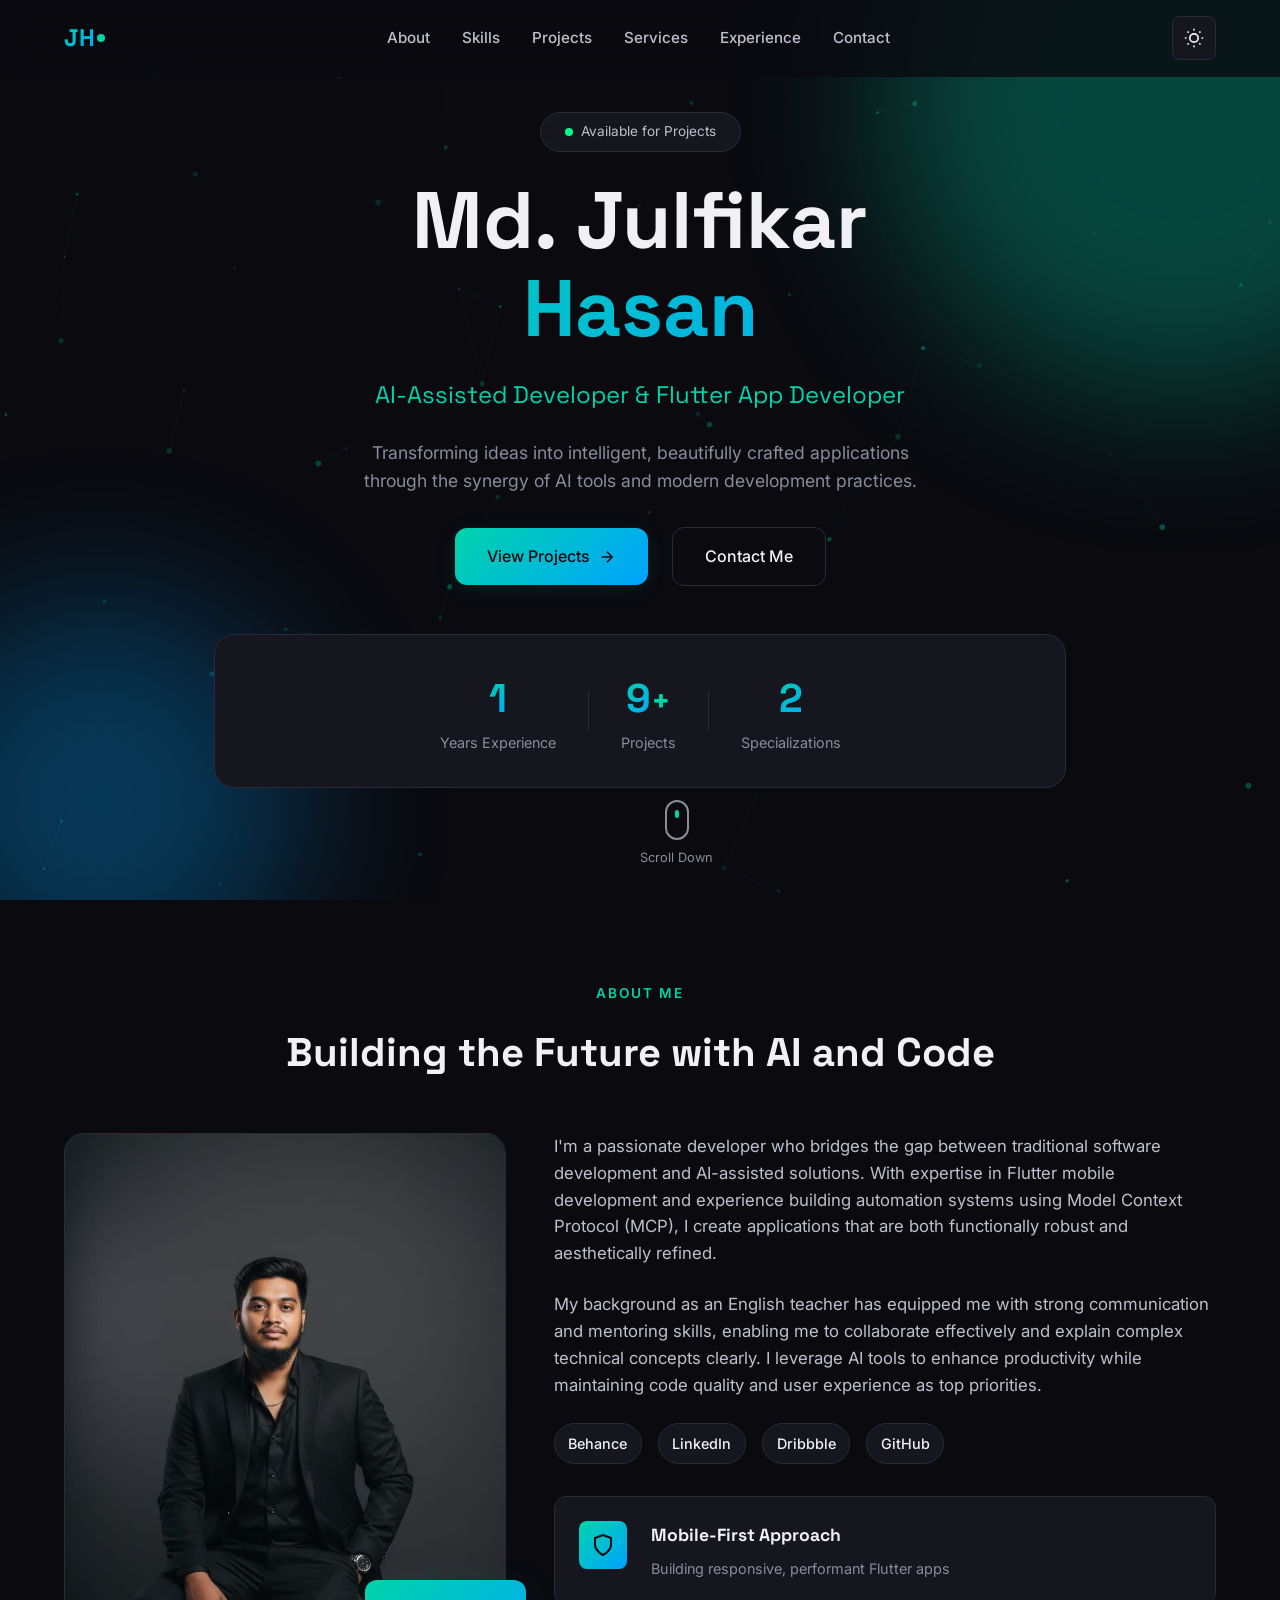
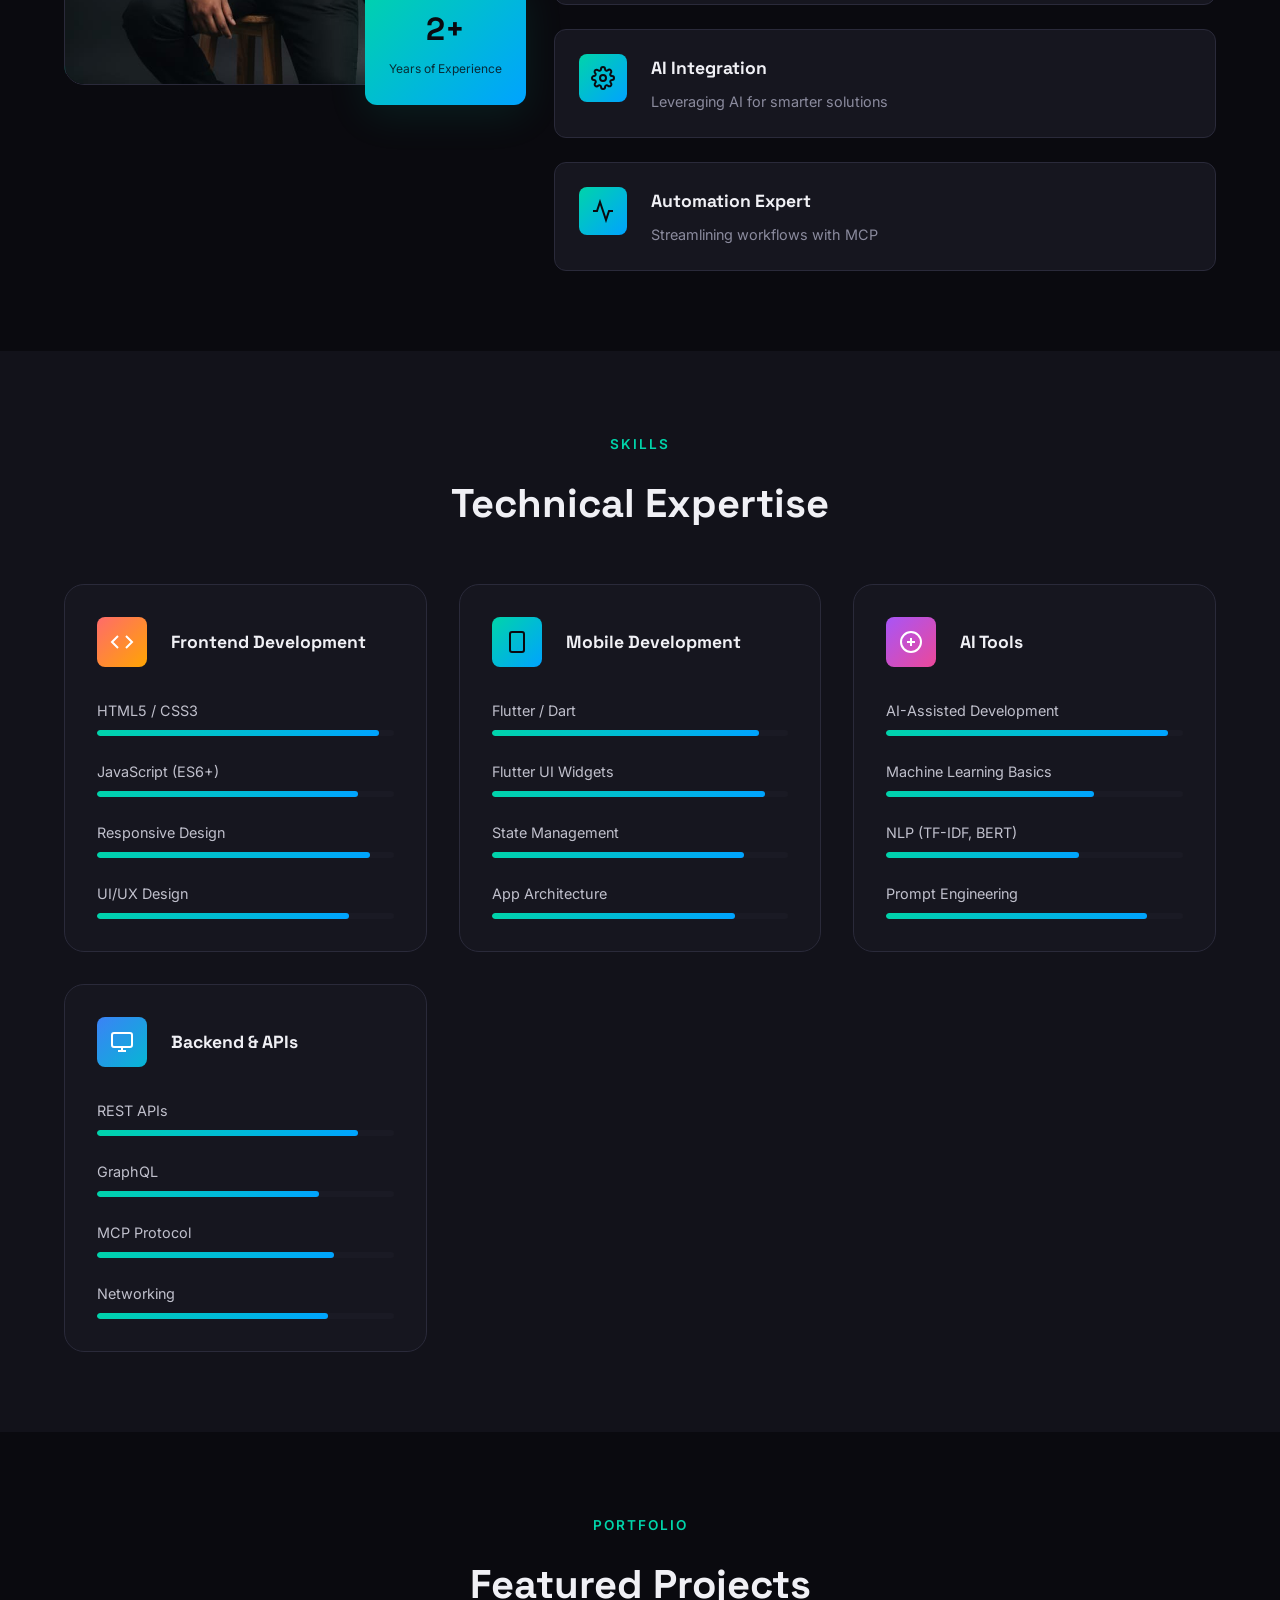
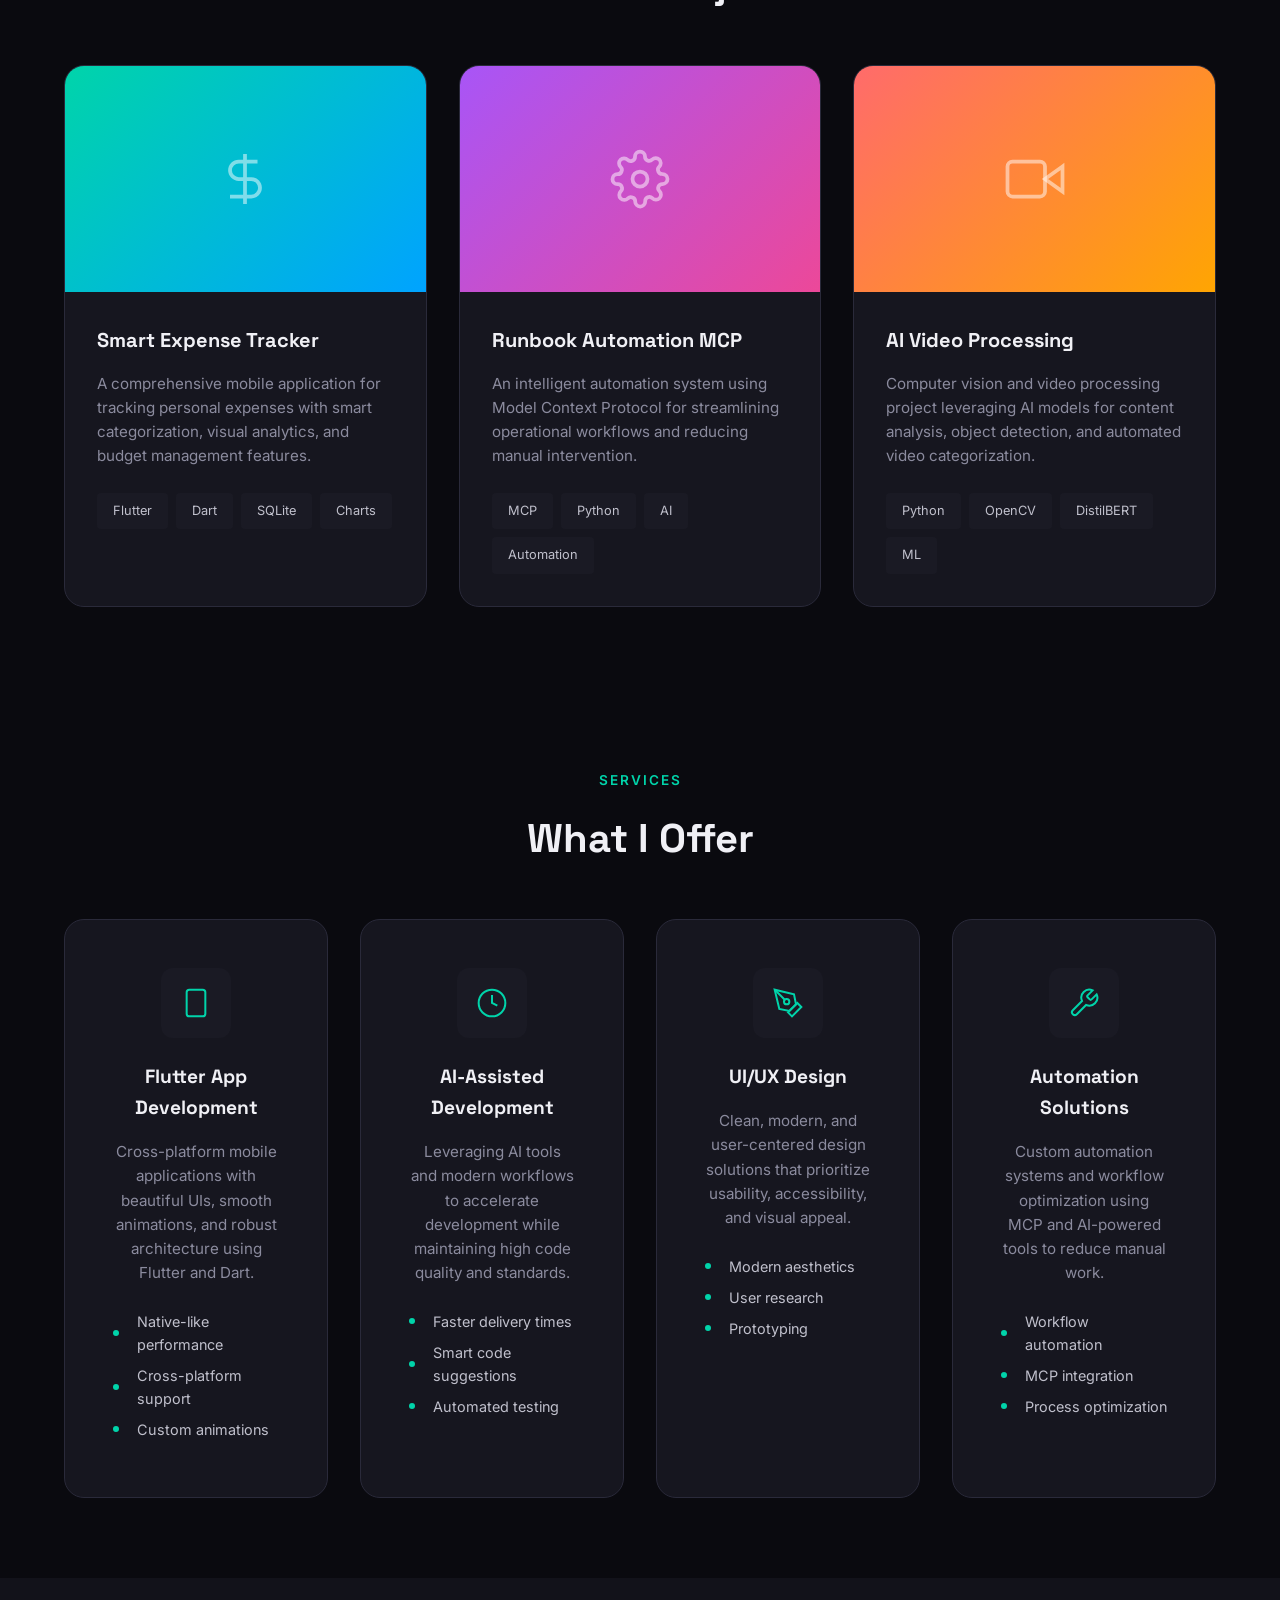
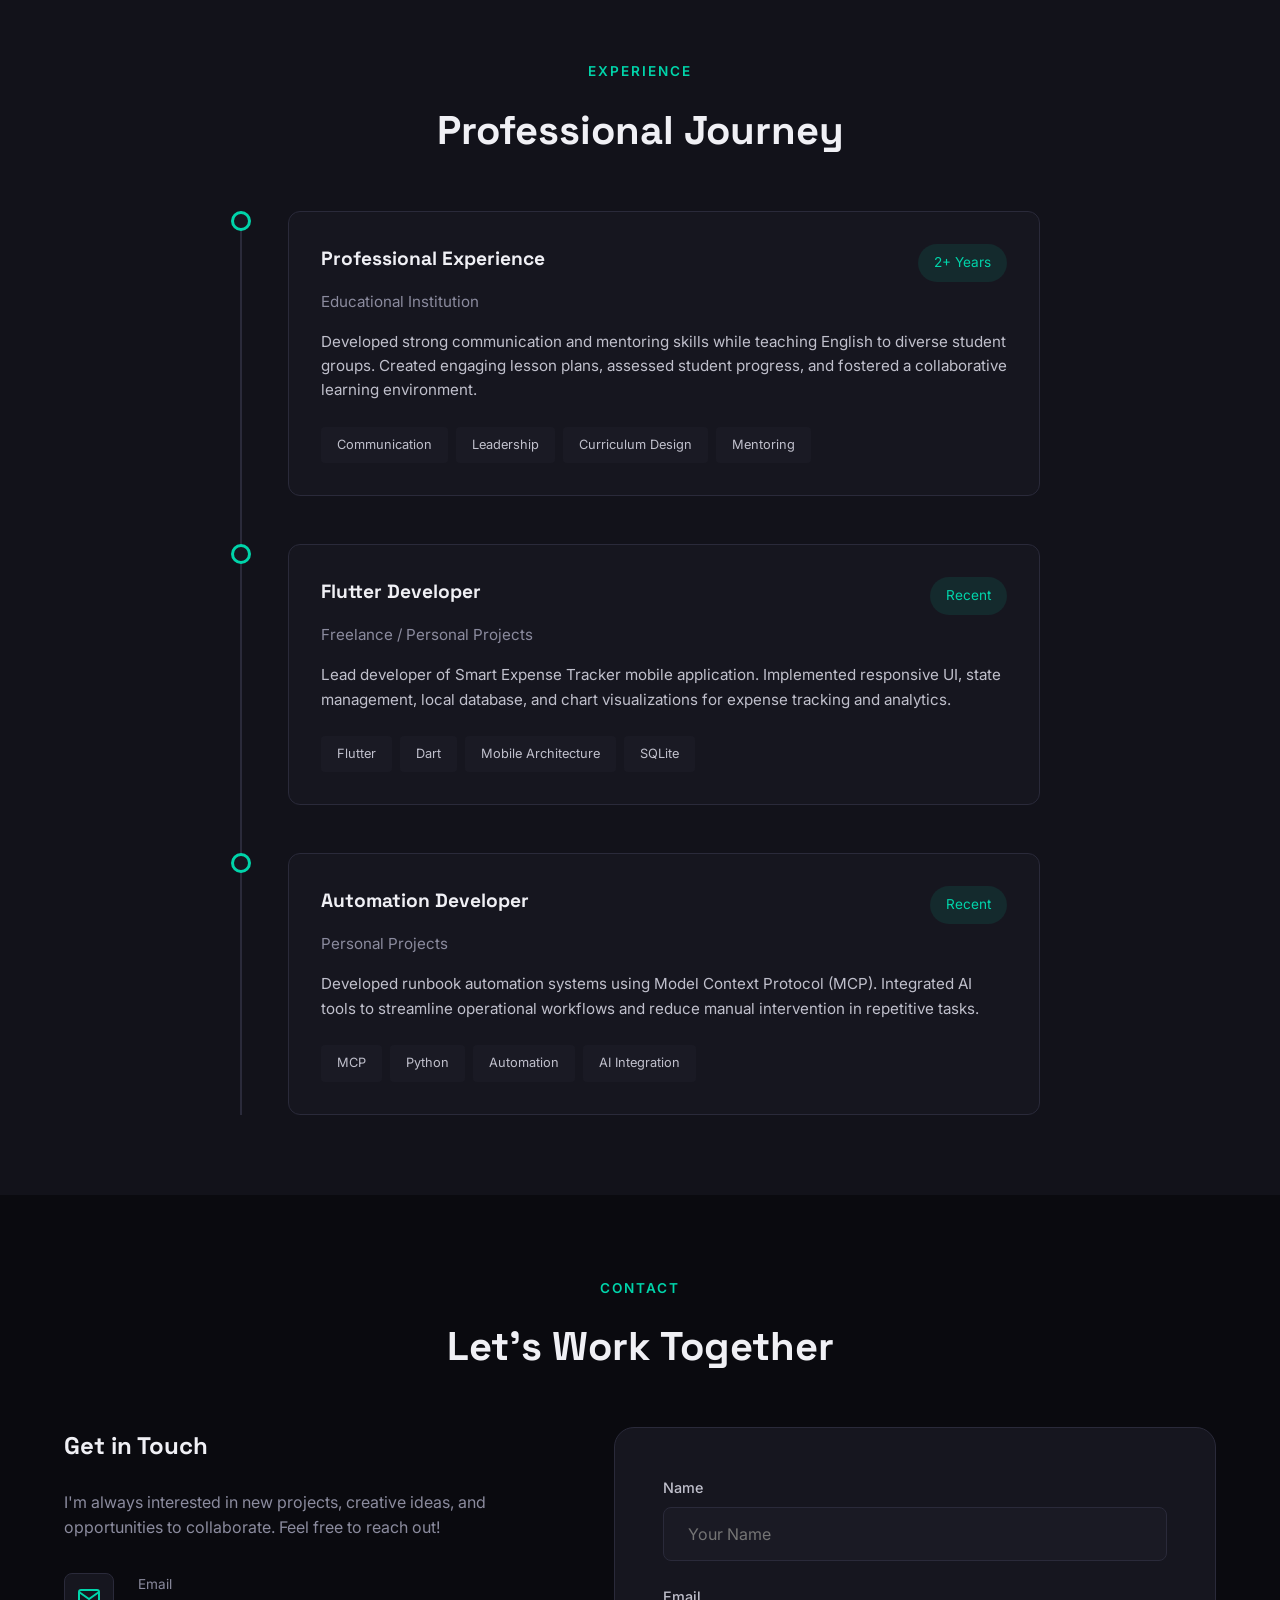
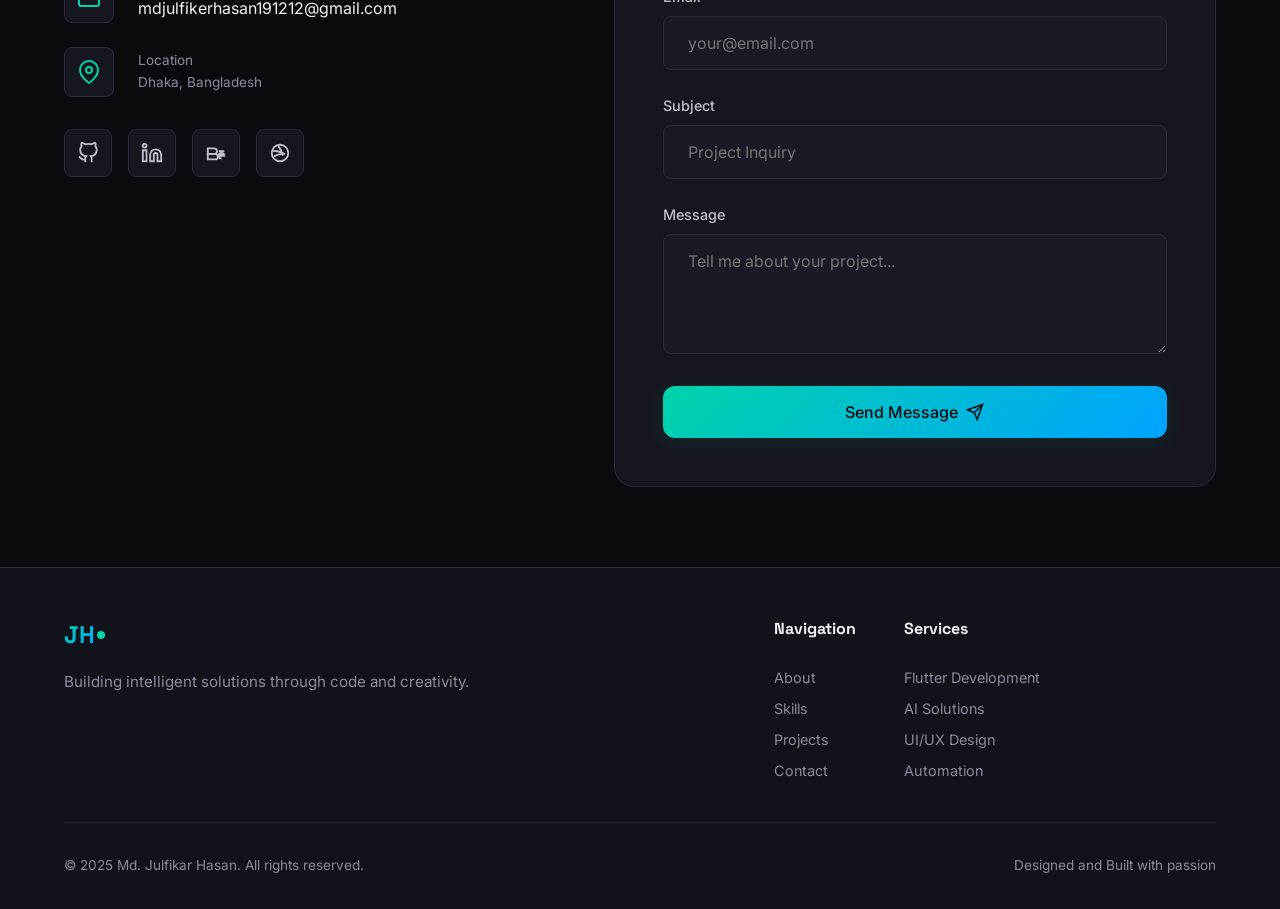
<file: index.html>
<!DOCTYPE html>
<html lang="en">
<head>
    <meta charset="UTF-8">
    <meta name="viewport" content="width=device-width, initial-scale=1.0">
    <title>Md. Julfikar Hasan | AI-Assisted Developer</title>
    <meta name="description" content="Portfolio of Md. Julfikar Hasan - AI-assisted Developer & Flutter App Developer">
    
    <!-- Google Fonts -->
    <link rel="preconnect" href="https://fonts.googleapis.com">
    <link rel="preconnect" href="https://fonts.gstatic.com" crossorigin>
    <link href="https://fonts.googleapis.com/css2?family=Space+Grotesk:wght@400;500;600;700&family=Inter:wght@300;400;500;600&display=swap" rel="stylesheet">
    
    <!-- Stylesheet -->
    <link rel="stylesheet" href="style.css">
</head>
<body>
    <!-- Canvas for particle background -->
    <canvas id="particleCanvas"></canvas>
    
    <!-- Navigation -->
    <nav class="navbar" id="navbar">
        <div class="nav-container">
            <a href="#hero" class="nav-logo">
                <span class="logo-text">JH</span>
                <span class="logo-dot"></span>
            </a>
            
            <ul class="nav-menu" id="navMenu">
                <li class="nav-item"><a href="#about" class="nav-link">About</a></li>
                <li class="nav-item"><a href="#skills" class="nav-link">Skills</a></li>
                <li class="nav-item"><a href="#projects" class="nav-link">Projects</a></li>
                <li class="nav-item"><a href="#services" class="nav-link">Services</a></li>
                <li class="nav-item"><a href="#experience" class="nav-link">Experience</a></li>
                <li class="nav-item"><a href="#contact" class="nav-link">Contact</a></li>
            </ul>
            
            <div class="nav-actions">
                <button class="theme-toggle" id="themeToggle" aria-label="Toggle theme">
                    <svg class="sun-icon" viewBox="0 0 24 24" fill="none" stroke="currentColor" stroke-width="2">
                        <circle cx="12" cy="12" r="5"></circle>
                        <path d="M12 1v2M12 21v2M4.22 4.22l1.42 1.42M18.36 18.36l1.42 1.42M1 12h2M21 12h2M4.22 19.78l1.42-1.42M18.36 5.64l1.42-1.42"></path>
                    </svg>
                    <svg class="moon-icon" viewBox="0 0 24 24" fill="none" stroke="currentColor" stroke-width="2">
                        <path d="M21 12.79A9 9 0 1 1 11.21 3 7 7 0 0 0 21 12.79z"></path>
                    </svg>
                </button>
                
                <button class="mobile-menu-btn" id="mobileMenuBtn" aria-label="Toggle menu">
                    <span class="hamburger-line"></span>
                    <span class="hamburger-line"></span>
                    <span class="hamburger-line"></span>
                </button>
            </div>
        </div>
    </nav>

    <!-- Hero Section -->
    <section class="hero" id="hero">
        <div class="hero-bg-elements">
            <div class="hero-gradient-blob blob-1"></div>
            <div class="hero-gradient-blob blob-2"></div>
        </div>
        
        <div class="container hero-content">
            <div class="hero-badge reveal">
                <span class="badge-dot"></span>
                Available for Projects
            </div>
            
            <h1 class="hero-title reveal">
                <span class="title-line">Md. Julfikar</span>
                <span class="title-line accent">Hasan</span>
            </h1>
            
            <p class="hero-subtitle reveal">
                AI-Assisted Developer & Flutter App Developer
            </p>
            
            <p class="hero-tagline reveal">
                Transforming ideas into intelligent, beautifully crafted applications
                through the synergy of AI tools and modern development practices.
            </p>
            
            <div class="hero-cta reveal">
                <a href="#projects" class="btn btn-primary">
                    <span>View Projects</span>
                    <svg viewBox="0 0 24 24" fill="none" stroke="currentColor" stroke-width="2">
                        <path d="M5 12h14M12 5l7 7-7 7"></path>
                    </svg>
                </a>
                <a href="#contact" class="btn btn-secondary">
                    <span>Contact Me</span>
                </a>
            </div>
            
            <div class="hero-stats reveal">
                <div class="stat-item">
                    <span class="stat-number" data-target="2">0</span>
                    <span class="stat-label">Years Experience</span>
                </div>
                <div class="stat-divider"></div>
                <div class="stat-item">
                    <span class="stat-number" data-target="10">0</span><span class="stat-plus">+</span>
                    <span class="stat-label">Projects</span>
                </div>
                <div class="stat-divider"></div>
                <div class="stat-item">
                    <span class="stat-number" data-target="3">0</span>
                    <span class="stat-label">Specializations</span>
                </div>
            </div>
        </div>
        
        <div class="scroll-indicator">
            <div class="mouse">
                <div class="wheel"></div>
            </div>
            <span>Scroll Down</span>
        </div>
    </section>

    <!-- About Section -->
    <section class="about" id="about">
        <div class="container">
            <div class="section-header reveal">
                <span class="section-tag">About Me</span>
                <h2 class="section-title">Building the Future with AI and Code</h2>
            </div>
            
            <div class="about-grid">
                <div class="about-image reveal">
                    <div class="image-wrapper">
                        <img src="assets/profile%20.jpg" alt="Md. Julfikar Hasan profile image" class="profile-image">
                        <div class="image-decoration"></div>
                    </div>
                    <div class="experience-badge">
                        <span class="exp-number">2+</span>
                        <span class="exp-text">Years of Experience</span>
                    </div>
                </div>
                
                <div class="about-content">
                    <p class="about-text reveal">
                        I'm a passionate developer who bridges the gap between traditional software development 
                        and AI-assisted solutions. With expertise in Flutter mobile development and experience 
                        building automation systems using Model Context Protocol (MCP), I create applications 
                        that are both functionally robust and aesthetically refined.
                    </p>
                    
                    <p class="about-text reveal">
                        My background as an English teacher has equipped me with strong communication and 
                        mentoring skills, enabling me to collaborate effectively and explain complex 
                        technical concepts clearly. I leverage AI tools to enhance productivity while 
                        maintaining code quality and user experience as top priorities.
                    </p>
                    <div class="profile-links reveal">
                        <a href="https://www.behance.net/mdjulfikerhasan" target="_blank" rel="noopener noreferrer">Behance</a>
                        <a href="https://www.linkedin.com/in/md-julfikar-hasan-282249215" target="_blank" rel="noopener noreferrer">LinkedIn</a>
                        <a href="https://dribbble.com/hasan1912" target="_blank" rel="noopener noreferrer">Dribbble</a>
                        <a href="https://github.com/Julfiker-NpM" target="_blank" rel="noopener noreferrer">GitHub</a>
                    </div>
                    
                    <div class="about-highlights reveal">
                        <div class="highlight-item">
                            <div class="highlight-icon">
                                <svg viewBox="0 0 24 24" fill="none" stroke="currentColor" stroke-width="2">
                                    <path d="M12 22s8-4 8-10V5l-8-3-8 3v7c0 6 8 10 8 10z"></path>
                                </svg>
                            </div>
                            <div class="highlight-content">
                                <h4>Mobile-First Approach</h4>
                                <p>Building responsive, performant Flutter apps</p>
                            </div>
                        </div>
                        
                        <div class="highlight-item">
                            <div class="highlight-icon">
                                <svg viewBox="0 0 24 24" fill="none" stroke="currentColor" stroke-width="2">
                                    <circle cx="12" cy="12" r="3"></circle>
                                    <path d="M19.4 15a1.65 1.65 0 0 0 .33 1.82l.06.06a2 2 0 0 1 0 2.83 2 2 0 0 1-2.83 0l-.06-.06a1.65 1.65 0 0 0-1.82-.33 1.65 1.65 0 0 0-1 1.51V21a2 2 0 0 1-2 2 2 2 0 0 1-2-2v-.09A1.65 1.65 0 0 0 9 19.4a1.65 1.65 0 0 0-1.82.33l-.06.06a2 2 0 0 1-2.83 0 2 2 0 0 1 0-2.83l.06-.06a1.65 1.65 0 0 0 .33-1.82 1.65 1.65 0 0 0-1.51-1H3a2 2 0 0 1-2-2 2 2 0 0 1 2-2h.09A1.65 1.65 0 0 0 4.6 9a1.65 1.65 0 0 0-.33-1.82l-.06-.06a2 2 0 0 1 0-2.83 2 2 0 0 1 2.83 0l.06.06a1.65 1.65 0 0 0 1.82.33H9a1.65 1.65 0 0 0 1-1.51V3a2 2 0 0 1 2-2 2 2 0 0 1 2 2v.09a1.65 1.65 0 0 0 1 1.51 1.65 1.65 0 0 0 1.82-.33l.06-.06a2 2 0 0 1 2.83 0 2 2 0 0 1 0 2.83l-.06.06a1.65 1.65 0 0 0-.33 1.82V9a1.65 1.65 0 0 0 1.51 1H21a2 2 0 0 1 2 2 2 2 0 0 1-2 2h-.09a1.65 1.65 0 0 0-1.51 1z"></path>
                                </svg>
                            </div>
                            <div class="highlight-content">
                                <h4>AI Integration</h4>
                                <p>Leveraging AI for smarter solutions</p>
                            </div>
                        </div>
                        
                        <div class="highlight-item">
                            <div class="highlight-icon">
                                <svg viewBox="0 0 24 24" fill="none" stroke="currentColor" stroke-width="2">
                                    <path d="M22 12h-4l-3 9L9 3l-3 9H2"></path>
                                </svg>
                            </div>
                            <div class="highlight-content">
                                <h4>Automation Expert</h4>
                                <p>Streamlining workflows with MCP</p>
                            </div>
                        </div>
                    </div>
                </div>
            </div>
        </div>
    </section>

    <!-- Skills Section -->
    <section class="skills" id="skills">
        <div class="container">
            <div class="section-header reveal">
                <span class="section-tag">Skills</span>
                <h2 class="section-title">Technical Expertise</h2>
            </div>
            
            <div class="skills-grid">
                <!-- Frontend -->
                <div class="skill-card reveal" data-delay="0">
                    <div class="skill-card-header">
                        <div class="skill-icon frontend">
                            <svg viewBox="0 0 24 24" fill="none" stroke="currentColor" stroke-width="2">
                                <polyline points="16 18 22 12 16 6"></polyline>
                                <polyline points="8 6 2 12 8 18"></polyline>
                            </svg>
                        </div>
                        <h3>Frontend Development</h3>
                    </div>
                    <div class="skill-list">
                        <div class="skill-item">
                            <span class="skill-name">HTML5 / CSS3</span>
                            <div class="skill-bar"><div class="skill-progress" data-progress="95"></div></div>
                        </div>
                        <div class="skill-item">
                            <span class="skill-name">JavaScript (ES6+)</span>
                            <div class="skill-bar"><div class="skill-progress" data-progress="88"></div></div>
                        </div>
                        <div class="skill-item">
                            <span class="skill-name">Responsive Design</span>
                            <div class="skill-bar"><div class="skill-progress" data-progress="92"></div></div>
                        </div>
                        <div class="skill-item">
                            <span class="skill-name">UI/UX Design</span>
                            <div class="skill-bar"><div class="skill-progress" data-progress="85"></div></div>
                        </div>
                    </div>
                </div>
                
                <!-- Mobile -->
                <div class="skill-card reveal" data-delay="100">
                    <div class="skill-card-header">
                        <div class="skill-icon mobile">
                            <svg viewBox="0 0 24 24" fill="none" stroke="currentColor" stroke-width="2">
                                <rect x="5" y="2" width="14" height="20" rx="2" ry="2"></rect>
                                <line x1="12" y1="18" x2="12.01" y2="18"></line>
                            </svg>
                        </div>
                        <h3>Mobile Development</h3>
                    </div>
                    <div class="skill-list">
                        <div class="skill-item">
                            <span class="skill-name">Flutter / Dart</span>
                            <div class="skill-bar"><div class="skill-progress" data-progress="90"></div></div>
                        </div>
                        <div class="skill-item">
                            <span class="skill-name">Flutter UI Widgets</span>
                            <div class="skill-bar"><div class="skill-progress" data-progress="92"></div></div>
                        </div>
                        <div class="skill-item">
                            <span class="skill-name">State Management</span>
                            <div class="skill-bar"><div class="skill-progress" data-progress="85"></div></div>
                        </div>
                        <div class="skill-item">
                            <span class="skill-name">App Architecture</span>
                            <div class="skill-bar"><div class="skill-progress" data-progress="82"></div></div>
                        </div>
                    </div>
                </div>
                
                <!-- AI Tools -->
                <div class="skill-card reveal" data-delay="200">
                    <div class="skill-card-header">
                        <div class="skill-icon ai">
                            <svg viewBox="0 0 24 24" fill="none" stroke="currentColor" stroke-width="2">
                                <path d="M12 2a10 10 0 0 1 10 10 10 10 0 0 1-10 10A10 10 0 0 1 2 12 10 10 0 0 1 12 2z"></path>
                                <path d="M12 8v8"></path>
                                <path d="M8 12h8"></path>
                            </svg>
                        </div>
                        <h3>AI Tools</h3>
                    </div>
                    <div class="skill-list">
                        <div class="skill-item">
                            <span class="skill-name">AI-Assisted Development</span>
                            <div class="skill-bar"><div class="skill-progress" data-progress="95"></div></div>
                        </div>
                        <div class="skill-item">
                            <span class="skill-name">Machine Learning Basics</span>
                            <div class="skill-bar"><div class="skill-progress" data-progress="70"></div></div>
                        </div>
                        <div class="skill-item">
                            <span class="skill-name">NLP (TF-IDF, BERT)</span>
                            <div class="skill-bar"><div class="skill-progress" data-progress="65"></div></div>
                        </div>
                        <div class="skill-item">
                            <span class="skill-name">Prompt Engineering</span>
                            <div class="skill-bar"><div class="skill-progress" data-progress="88"></div></div>
                        </div>
                    </div>
                </div>
                
                <!-- Backend Basics -->
                <div class="skill-card reveal" data-delay="300">
                    <div class="skill-card-header">
                        <div class="skill-icon backend">
                            <svg viewBox="0 0 24 24" fill="none" stroke="currentColor" stroke-width="2">
                                <rect x="2" y="3" width="20" height="14" rx="2" ry="2"></rect>
                                <line x1="8" y1="21" x2="16" y2="21"></line>
                                <line x1="12" y1="17" x2="12" y2="21"></line>
                            </svg>
                        </div>
                        <h3>Backend & APIs</h3>
                    </div>
                    <div class="skill-list">
                        <div class="skill-item">
                            <span class="skill-name">REST APIs</span>
                            <div class="skill-bar"><div class="skill-progress" data-progress="88"></div></div>
                        </div>
                        <div class="skill-item">
                            <span class="skill-name">GraphQL</span>
                            <div class="skill-bar"><div class="skill-progress" data-progress="75"></div></div>
                        </div>
                        <div class="skill-item">
                            <span class="skill-name">MCP Protocol</span>
                            <div class="skill-bar"><div class="skill-progress" data-progress="80"></div></div>
                        </div>
                        <div class="skill-item">
                            <span class="skill-name">Networking</span>
                            <div class="skill-bar"><div class="skill-progress" data-progress="78"></div></div>
                        </div>
                    </div>
                </div>
            </div>
        </div>
    </section>

    <!-- Projects Section -->
    <section class="projects" id="projects">
        <div class="container">
            <div class="section-header reveal">
                <span class="section-tag">Portfolio</span>
                <h2 class="section-title">Featured Projects</h2>
            </div>
            
            <div class="projects-grid">
                <!-- Project 1 -->
                <article class="project-card reveal">
                    <div class="project-image">
                        <div class="project-placeholder gradient-1">
                            <svg viewBox="0 0 24 24" fill="none" stroke="currentColor" stroke-width="1.5">
                                <path d="M12 2v20M17 5H9.5a3.5 3.5 0 0 0 0 7h5a3.5 3.5 0 0 1 0 7H6"></path>
                            </svg>
                        </div>
                        <div class="project-overlay">
                            <div class="project-links">
                                <a href="#" class="project-link" aria-label="View Demo">
                                    <svg viewBox="0 0 24 24" fill="none" stroke="currentColor" stroke-width="2">
                                        <path d="M18 13v6a2 2 0 0 1-2 2H5a2 2 0 0 1-2-2V8a2 2 0 0 1 2-2h6"></path>
                                        <polyline points="15 3 21 3 21 9"></polyline>
                                        <line x1="10" y1="14" x2="21" y2="3"></line>
                                    </svg>
                                </a>
                                <a href="#" class="project-link" aria-label="View Code">
                                    <svg viewBox="0 0 24 24" fill="none" stroke="currentColor" stroke-width="2">
                                        <path d="M9 19c-5 1.5-5-2.5-7-3m14 6v-3.87a3.37 3.37 0 0 0-.94-2.61c3.14-.35 6.44-1.54 6.44-7A5.44 5.44 0 0 0 20 4.77 5.07 5.07 0 0 0 19.91 1S18.73.65 16 2.48a13.38 13.38 0 0 0-7 0C6.27.65 5.09 1 5.09 1A5.07 5.07 0 0 0 5 4.77a5.44 5.44 0 0 0-1.5 3.78c0 5.42 3.3 6.61 6.44 7A3.37 3.37 0 0 0 9 18.13V22"></path>
                                    </svg>
                                </a>
                            </div>
                        </div>
                    </div>
                    <div class="project-content">
                        <h3 class="project-title">Smart Expense Tracker</h3>
                        <p class="project-description">
                            A comprehensive mobile application for tracking personal expenses with smart 
                            categorization, visual analytics, and budget management features.
                        </p>
                        <div class="project-tech">
                            <span class="tech-tag">Flutter</span>
                            <span class="tech-tag">Dart</span>
                            <span class="tech-tag">SQLite</span>
                            <span class="tech-tag">Charts</span>
                        </div>
                    </div>
                </article>
                
                <!-- Project 2 -->
                <article class="project-card reveal">
                    <div class="project-image">
                        <div class="project-placeholder gradient-2">
                            <svg viewBox="0 0 24 24" fill="none" stroke="currentColor" stroke-width="1.5">
                                <circle cx="12" cy="12" r="3"></circle>
                                <path d="M19.4 15a1.65 1.65 0 0 0 .33 1.82l.06.06a2 2 0 0 1 0 2.83 2 2 0 0 1-2.83 0l-.06-.06a1.65 1.65 0 0 0-1.82-.33 1.65 1.65 0 0 0-1 1.51V21a2 2 0 0 1-4 0v-.09A1.65 1.65 0 0 0 9 19.4a1.65 1.65 0 0 0-1.82.33l-.06.06a2 2 0 0 1-2.83 0 2 2 0 0 1 0-2.83l.06-.06a1.65 1.65 0 0 0 .33-1.82 1.65 1.65 0 0 0-1.51-1H3a2 2 0 0 1 0-4h.09A1.65 1.65 0 0 0 4.6 9a1.65 1.65 0 0 0-.33-1.82l-.06-.06a2 2 0 0 1 0-2.83 2 2 0 0 1 2.83 0l.06.06a1.65 1.65 0 0 0 1.82.33H9a1.65 1.65 0 0 0 1-1.51V3a2 2 0 0 1 4 0v.09a1.65 1.65 0 0 0 1 1.51 1.65 1.65 0 0 0 1.82-.33l.06-.06a2 2 0 0 1 2.83 0 2 2 0 0 1 0 2.83l-.06.06a1.65 1.65 0 0 0-.33 1.82V9c.26.604.852.997 1.51 1H21a2 2 0 0 1 0 4h-.09a1.65 1.65 0 0 0-1.51 1z"></path>
                            </svg>
                        </div>
                        <div class="project-overlay">
                            <div class="project-links">
                                <a href="#" class="project-link" aria-label="View Demo">
                                    <svg viewBox="0 0 24 24" fill="none" stroke="currentColor" stroke-width="2">
                                        <path d="M18 13v6a2 2 0 0 1-2 2H5a2 2 0 0 1-2-2V8a2 2 0 0 1 2-2h6"></path>
                                        <polyline points="15 3 21 3 21 9"></polyline>
                                        <line x1="10" y1="14" x2="21" y2="3"></line>
                                    </svg>
                                </a>
                                <a href="#" class="project-link" aria-label="View Code">
                                    <svg viewBox="0 0 24 24" fill="none" stroke="currentColor" stroke-width="2">
                                        <path d="M9 19c-5 1.5-5-2.5-7-3m14 6v-3.87a3.37 3.37 0 0 0-.94-2.61c3.14-.35 6.44-1.54 6.44-7A5.44 5.44 0 0 0 20 4.77 5.07 5.07 0 0 0 19.91 1S18.73.65 16 2.48a13.38 13.38 0 0 0-7 0C6.27.65 5.09 1 5.09 1A5.07 5.07 0 0 0 5 4.77a5.44 5.44 0 0 0-1.5 3.78c0 5.42 3.3 6.61 6.44 7A3.37 3.37 0 0 0 9 18.13V22"></path>
                                    </svg>
                                </a>
                            </div>
                        </div>
                    </div>
                    <div class="project-content">
                        <h3 class="project-title">Runbook Automation MCP</h3>
                        <p class="project-description">
                            An intelligent automation system using Model Context Protocol for streamlining 
                            operational workflows and reducing manual intervention.
                        </p>
                        <div class="project-tech">
                            <span class="tech-tag">MCP</span>
                            <span class="tech-tag">Python</span>
                            <span class="tech-tag">AI</span>
                            <span class="tech-tag">Automation</span>
                        </div>
                    </div>
                </article>
                
                <!-- Project 3 -->
                <article class="project-card reveal">
                    <div class="project-image">
                        <div class="project-placeholder gradient-3">
                            <svg viewBox="0 0 24 24" fill="none" stroke="currentColor" stroke-width="1.5">
                                <polygon points="23 7 16 12 23 17 23 7"></polygon>
                                <rect x="1" y="5" width="15" height="14" rx="2" ry="2"></rect>
                            </svg>
                        </div>
                        <div class="project-overlay">
                            <div class="project-links">
                                <a href="#" class="project-link" aria-label="View Demo">
                                    <svg viewBox="0 0 24 24" fill="none" stroke="currentColor" stroke-width="2">
                                        <path d="M18 13v6a2 2 0 0 1-2 2H5a2 2 0 0 1-2-2V8a2 2 0 0 1 2-2h6"></path>
                                        <polyline points="15 3 21 3 21 9"></polyline>
                                        <line x1="10" y1="14" x2="21" y2="3"></line>
                                    </svg>
                                </a>
                                <a href="#" class="project-link" aria-label="View Code">
                                    <svg viewBox="0 0 24 24" fill="none" stroke="currentColor" stroke-width="2">
                                        <path d="M9 19c-5 1.5-5-2.5-7-3m14 6v-3.87a3.37 3.37 0 0 0-.94-2.61c3.14-.35 6.44-1.54 6.44-7A5.44 5.44 0 0 0 20 4.77 5.07 5.07 0 0 0 19.91 1S18.73.65 16 2.48a13.38 13.38 0 0 0-7 0C6.27.65 5.09 1 5.09 1A5.07 5.07 0 0 0 5 4.77a5.44 5.44 0 0 0-1.5 3.78c0 5.42 3.3 6.61 6.44 7A3.37 3.37 0 0 0 9 18.13V22"></path>
                                    </svg>
                                </a>
                            </div>
                        </div>
                    </div>
                    <div class="project-content">
                        <h3 class="project-title">AI Video Processing</h3>
                        <p class="project-description">
                            Computer vision and video processing project leveraging AI models for content 
                            analysis, object detection, and automated video categorization.
                        </p>
                        <div class="project-tech">
                            <span class="tech-tag">Python</span>
                            <span class="tech-tag">OpenCV</span>
                            <span class="tech-tag">DistilBERT</span>
                            <span class="tech-tag">ML</span>
                        </div>
                    </div>
                </article>
            </div>
        </div>
    </section>

    <!-- Services Section -->
    <section class="services" id="services">
        <div class="container">
            <div class="section-header reveal">
                <span class="section-tag">Services</span>
                <h2 class="section-title">What I Offer</h2>
            </div>
            
            <div class="services-grid">
                <div class="service-card reveal" data-delay="0">
                    <div class="service-icon">
                        <svg viewBox="0 0 24 24" fill="none" stroke="currentColor" stroke-width="1.5">
                            <rect x="5" y="2" width="14" height="20" rx="2" ry="2"></rect>
                            <line x1="12" y1="18" x2="12.01" y2="18"></line>
                        </svg>
                    </div>
                    <h3>Flutter App Development</h3>
                    <p>
                        Cross-platform mobile applications with beautiful UIs, smooth animations, 
                        and robust architecture using Flutter and Dart.
                    </p>
                    <ul class="service-features">
                        <li>Native-like performance</li>
                        <li>Cross-platform support</li>
                        <li>Custom animations</li>
                    </ul>
                </div>
                
                <div class="service-card reveal" data-delay="100">
                    <div class="service-icon">
                        <svg viewBox="0 0 24 24" fill="none" stroke="currentColor" stroke-width="1.5">
                            <circle cx="12" cy="12" r="10"></circle>
                            <path d="M12 6v6l4 2"></path>
                        </svg>
                    </div>
                    <h3>AI-Assisted Development</h3>
                    <p>
                        Leveraging AI tools and modern workflows to accelerate development 
                        while maintaining high code quality and standards.
                    </p>
                    <ul class="service-features">
                        <li>Faster delivery times</li>
                        <li>Smart code suggestions</li>
                        <li>Automated testing</li>
                    </ul>
                </div>
                
                <div class="service-card reveal" data-delay="200">
                    <div class="service-icon">
                        <svg viewBox="0 0 24 24" fill="none" stroke="currentColor" stroke-width="1.5">
                            <path d="M12 19l7-7 3 3-7 7-3-3z"></path>
                            <path d="M18 13l-1.5-7.5L2 2l3.5 14.5L13 18l5-5z"></path>
                            <path d="M2 2l7.586 7.586"></path>
                            <circle cx="11" cy="11" r="2"></circle>
                        </svg>
                    </div>
                    <h3>UI/UX Design</h3>
                    <p>
                        Clean, modern, and user-centered design solutions that prioritize 
                        usability, accessibility, and visual appeal.
                    </p>
                    <ul class="service-features">
                        <li>Modern aesthetics</li>
                        <li>User research</li>
                        <li>Prototyping</li>
                    </ul>
                </div>
                
                <div class="service-card reveal" data-delay="300">
                    <div class="service-icon">
                        <svg viewBox="0 0 24 24" fill="none" stroke="currentColor" stroke-width="1.5">
                            <path d="M14.7 6.3a1 1 0 0 0 0 1.4l1.6 1.6a1 1 0 0 0 1.4 0l3.77-3.77a6 6 0 0 1-7.94 7.94l-6.91 6.91a2.12 2.12 0 0 1-3-3l6.91-6.91a6 6 0 0 1 7.94-7.94l-3.76 3.76z"></path>
                        </svg>
                    </div>
                    <h3>Automation Solutions</h3>
                    <p>
                        Custom automation systems and workflow optimization using 
                        MCP and AI-powered tools to reduce manual work.
                    </p>
                    <ul class="service-features">
                        <li>Workflow automation</li>
                        <li>MCP integration</li>
                        <li>Process optimization</li>
                    </ul>
                </div>
            </div>
        </div>
    </section>

    <!-- Experience Section -->
    <section class="experience" id="experience">
        <div class="container">
            <div class="section-header reveal">
                <span class="section-tag">Experience</span>
                <h2 class="section-title">Professional Journey</h2>
            </div>
            
            <div class="timeline">
                <div class="timeline-item reveal">
                    <div class="timeline-marker">
                        <div class="marker-dot"></div>
                    </div>
                    <div class="timeline-content">
                        <div class="timeline-header">
                            <h3>Professional Experience</h3>
                            <span class="timeline-date">2+ Years</span>
                        </div>
                        <p class="timeline-company">Educational Institution</p>
                        <p class="timeline-description">
                            Developed strong communication and mentoring skills while teaching English 
                            to diverse student groups. Created engaging lesson plans, assessed student 
                            progress, and fostered a collaborative learning environment.
                        </p>
                        <div class="timeline-tags">
                            <span>Communication</span>
                            <span>Leadership</span>
                            <span>Curriculum Design</span>
                            <span>Mentoring</span>
                        </div>
                    </div>
                </div>
                
                <div class="timeline-item reveal">
                    <div class="timeline-marker">
                        <div class="marker-dot"></div>
                    </div>
                    <div class="timeline-content">
                        <div class="timeline-header">
                            <h3>Flutter Developer</h3>
                            <span class="timeline-date">Recent</span>
                        </div>
                        <p class="timeline-company">Freelance / Personal Projects</p>
                        <p class="timeline-description">
                            Lead developer of Smart Expense Tracker mobile application. Implemented 
                            responsive UI, state management, local database, and chart visualizations 
                            for expense tracking and analytics.
                        </p>
                        <div class="timeline-tags">
                            <span>Flutter</span>
                            <span>Dart</span>
                            <span>Mobile Architecture</span>
                            <span>SQLite</span>
                        </div>
                    </div>
                </div>
                
                <div class="timeline-item reveal">
                    <div class="timeline-marker">
                        <div class="marker-dot"></div>
                    </div>
                    <div class="timeline-content">
                        <div class="timeline-header">
                            <h3>Automation Developer</h3>
                            <span class="timeline-date">Recent</span>
                        </div>
                        <p class="timeline-company">Personal Projects</p>
                        <p class="timeline-description">
                            Developed runbook automation systems using Model Context Protocol (MCP). 
                            Integrated AI tools to streamline operational workflows and reduce 
                            manual intervention in repetitive tasks.
                        </p>
                        <div class="timeline-tags">
                            <span>MCP</span>
                            <span>Python</span>
                            <span>Automation</span>
                            <span>AI Integration</span>
                        </div>
                    </div>
                </div>
            </div>
        </div>
    </section>

    <!-- Contact Section -->
    <section class="contact" id="contact">
        <div class="container">
            <div class="section-header reveal">
                <span class="section-tag">Contact</span>
                <h2 class="section-title">Let's Work Together</h2>
            </div>
            
            <div class="contact-grid">
                <div class="contact-info reveal">
                    <h3>Get in Touch</h3>
                    <p>
                        I'm always interested in new projects, creative ideas, and opportunities 
                        to collaborate. Feel free to reach out!
                    </p>
                    
                    <div class="contact-details">
                        <div class="contact-item">
                            <div class="contact-icon">
                                <svg viewBox="0 0 24 24" fill="none" stroke="currentColor" stroke-width="2">
                                    <path d="M4 4h16c1.1 0 2 .9 2 2v12c0 1.1-.9 2-2 2H4c-1.1 0-2-.9-2-2V6c0-1.1.9-2 2-2z"></path>
                                    <polyline points="22,6 12,13 2,6"></polyline>
                                </svg>
                            </div>
                            <div class="contact-text">
                                <span class="contact-label">Email</span>
                        <a href="mailto:mdjulfikerhasan191212@gmail.com">mdjulfikerhasan191212@gmail.com</a>
                            </div>
                        </div>
                        
                        <div class="contact-item">
                            <div class="contact-icon">
                                <svg viewBox="0 0 24 24" fill="none" stroke="currentColor" stroke-width="2">
                                    <path d="M21 10c0 7-9 13-9 13s-9-6-9-13a9 9 0 0 1 18 0z"></path>
                                    <circle cx="12" cy="10" r="3"></circle>
                                </svg>
                            </div>
                            <div class="contact-text">
                                <span class="contact-label">Location</span>
                                <span>Dhaka, Bangladesh</span>
                            </div>
                        </div>
                    </div>
                    
                    <div class="social-links">
                        <a href="https://github.com/Julfiker-NpM" class="social-link" aria-label="GitHub" target="_blank" rel="noopener noreferrer">
                            <svg viewBox="0 0 24 24" fill="none" stroke="currentColor" stroke-width="2">
                                <path d="M9 19c-5 1.5-5-2.5-7-3m14 6v-3.87a3.37 3.37 0 0 0-.94-2.61c3.14-.35 6.44-1.54 6.44-7A5.44 5.44 0 0 0 20 4.77 5.07 5.07 0 0 0 19.91 1S18.73.65 16 2.48a13.38 13.38 0 0 0-7 0C6.27.65 5.09 1 5.09 1A5.07 5.07 0 0 0 5 4.77a5.44 5.44 0 0 0-1.5 3.78c0 5.42 3.3 6.61 6.44 7A3.37 3.37 0 0 0 9 18.13V22"></path>
                            </svg>
                        </a>
                        <a href="https://www.linkedin.com/in/md-julfikar-hasan-282249215" class="social-link" aria-label="LinkedIn" target="_blank" rel="noopener noreferrer">
                            <svg viewBox="0 0 24 24" fill="none" stroke="currentColor" stroke-width="2">
                                <path d="M16 8a6 6 0 0 1 6 6v7h-4v-7a2 2 0 0 0-2-2 2 2 0 0 0-2 2v7h-4v-7a6 6 0 0 1 6-6z"></path>
                                <rect x="2" y="9" width="4" height="12"></rect>
                                <circle cx="4" cy="4" r="2"></circle>
                            </svg>
                        </a>
                        <a href="https://www.behance.net/mdjulfikerhasan" class="social-link" aria-label="Behance" target="_blank" rel="noopener noreferrer">
                            <svg viewBox="0 0 24 24" fill="none" stroke="currentColor" stroke-width="2">
                                <path d="M3 7h7a3 3 0 0 1 0 6H3z"></path>
                                <path d="M3 13h8a3 3 0 0 1 0 6H3z"></path>
                                <path d="M15 10h6"></path>
                                <path d="M15 14h6"></path>
                                <path d="M18 18a3 3 0 1 1 0-6 3 3 0 0 1 3 3h-6"></path>
                            </svg>
                        </a>
                        <a href="https://dribbble.com/hasan1912" class="social-link" aria-label="Dribbble" target="_blank" rel="noopener noreferrer">
                            <svg viewBox="0 0 24 24" fill="none" stroke="currentColor" stroke-width="2">
                                <circle cx="12" cy="12" r="9"></circle>
                                <path d="M4.5 9.5c4 0 8 1 11.5 3"></path>
                                <path d="M10 4.2c2.5 3 4.2 6.8 5 10.8"></path>
                                <path d="M5.2 15.8c3.2-2.2 7.5-3.3 12.3-2.8"></path>
                            </svg>
                        </a>
                    </div>
                </div>
                
                <form class="contact-form reveal" id="contactForm">
                    <div class="form-group">
                        <label for="name">Name</label>
                        <input type="text" id="name" name="name" required placeholder="Your Name">
                    </div>
                    
                    <div class="form-group">
                        <label for="email">Email</label>
                        <input type="email" id="email" name="email" required placeholder="your@email.com">
                    </div>
                    
                    <div class="form-group">
                        <label for="subject">Subject</label>
                        <input type="text" id="subject" name="subject" required placeholder="Project Inquiry">
                    </div>
                    
                    <div class="form-group">
                        <label for="message">Message</label>
                        <textarea id="message" name="message" rows="4" required placeholder="Tell me about your project..."></textarea>
                    </div>
                    
                    <button type="submit" class="btn btn-primary btn-full">
                        <span>Send Message</span>
                        <svg viewBox="0 0 24 24" fill="none" stroke="currentColor" stroke-width="2">
                            <line x1="22" y1="2" x2="11" y2="13"></line>
                            <polygon points="22 2 15 22 11 13 2 9 22 2"></polygon>
                        </svg>
                    </button>
                </form>
            </div>
        </div>
    </section>

    <!-- Footer -->
    <footer class="footer">
        <div class="container">
            <div class="footer-content">
                <div class="footer-brand">
                    <a href="#hero" class="nav-logo">
                        <span class="logo-text">JH</span>
                        <span class="logo-dot"></span>
                    </a>
                    <p>Building intelligent solutions through code and creativity.</p>
                </div>
                
                <div class="footer-links">
                    <div class="footer-column">
                        <h4>Navigation</h4>
                        <a href="#about">About</a>
                        <a href="#skills">Skills</a>
                        <a href="#projects">Projects</a>
                        <a href="#contact">Contact</a>
                    </div>
                    <div class="footer-column">
                        <h4>Services</h4>
                        <a href="#services">Flutter Development</a>
                        <a href="#services">AI Solutions</a>
                        <a href="#services">UI/UX Design</a>
                        <a href="#services">Automation</a>
                    </div>
                </div>
            </div>
            
            <div class="footer-bottom">
                <p>&copy; 2025 Md. Julfikar Hasan. All rights reserved.</p>
                <p>Designed and Built with passion</p>
            </div>
        </div>
    </footer>

    <script src="script.js"></script>
</body>
</html>
</file>
<file: style.css>
/* ===== CSS VARIABLES ===== */
:root {
    /* Dark Theme Colors */
    --bg-primary: #0a0a0f;
    --bg-secondary: #12121a;
    --bg-tertiary: #1a1a24;
    --fg-primary: #f0f0f5;
    --fg-secondary: #c0c0cc;
    --fg-muted: #8b8b9e;
    --accent-primary: #00d4aa;
    --accent-secondary: #00a3ff;
    --accent-gradient: linear-gradient(135deg, #00d4aa 0%, #00a3ff 100%);
    --card-bg: #16161f;
    --card-border: #2a2a3a;
    --shadow-color: rgba(0, 212, 170, 0.1);
    
    /* Spacing */
    --spacing-xs: 0.5rem;
    --spacing-sm: 1rem;
    --spacing-md: 1.5rem;
    --spacing-lg: 2rem;
    --spacing-xl: 3rem;
    --spacing-2xl: 5rem;
    
    /* Typography */
    --font-display: 'Space Grotesk', sans-serif;
    --font-body: 'Inter', sans-serif;
    
    /* Transitions */
    --transition-fast: 0.2s ease;
    --transition-normal: 0.3s ease;
    --transition-slow: 0.5s ease;
    
    /* Border Radius */
    --radius-sm: 4px;
    --radius-md: 8px;
    --radius-lg: 12px;
    --radius-xl: 20px;
    --radius-full: 9999px;
}

/* Light Theme */
[data-theme="light"] {
    --bg-primary: #fafafa;
    --bg-secondary: #ffffff;
    --bg-tertiary: #f5f5f7;
    --fg-primary: #0a0a0f;
    --fg-secondary: #2a2a3a;
    --fg-muted: #6b6b7b;
    --card-bg: #ffffff;
    --card-border: #e0e0e5;
    --shadow-color: rgba(0, 0, 0, 0.1);
}

/* ===== RESET & BASE ===== */
*, *::before, *::after {
    margin: 0;
    padding: 0;
    box-sizing: border-box;
}

html {
    scroll-behavior: smooth;
    scroll-padding-top: 80px;
}

body {
    font-family: var(--font-body);
    background-color: var(--bg-primary);
    color: var(--fg-primary);
    line-height: 1.6;
    overflow-x: hidden;
}

/* Canvas Background */
#particleCanvas {
    position: fixed;
    top: 0;
    left: 0;
    width: 100%;
    height: 100%;
    pointer-events: none;
    z-index: 0;
}

/* ===== UTILITY CLASSES ===== */
.container {
    width: 100%;
    max-width: 1200px;
    margin: 0 auto;
    padding: 0 var(--spacing-md);
}

/* ===== ANIMATIONS ===== */
@keyframes fadeInUp {
    from { opacity: 0; transform: translateY(30px); }
    to { opacity: 1; transform: translateY(0); }
}

@keyframes float {
    0%, 100% { transform: translateY(0px); }
    50% { transform: translateY(-20px); }
}

@keyframes pulse {
    0%, 100% { opacity: 1; }
    50% { opacity: 0.5; }
}

/* Reveal Animation */
.reveal {
    opacity: 0;
    transform: translateY(30px);
    transition: opacity 0.6s ease, transform 0.6s ease;
}

.reveal.active {
    opacity: 1;
    transform: translateY(0);
}

/* ===== NAVIGATION ===== */
.navbar {
    position: fixed;
    top: 0;
    left: 0;
    width: 100%;
    z-index: 1000;
    background: rgba(10, 10, 15, 0.8);
    backdrop-filter: blur(20px);
    -webkit-backdrop-filter: blur(20px);
    border-bottom: 1px solid transparent;
    transition: all var(--transition-normal);
}

[data-theme="light"] .navbar {
    background: rgba(250, 250, 250, 0.9);
}

.navbar.scrolled {
    border-bottom-color: var(--card-border);
}

.nav-container {
    display: flex;
    align-items: center;
    justify-content: space-between;
    max-width: 1200px;
    margin: 0 auto;
    padding: var(--spacing-sm) var(--spacing-md);
}

.nav-logo {
    display: flex;
    align-items: center;
    gap: 2px;
    text-decoration: none;
    font-family: var(--font-display);
    font-weight: 700;
    font-size: 1.5rem;
}

.logo-text {
    background: var(--accent-gradient);
    -webkit-background-clip: text;
    background-clip: text;
    -webkit-text-fill-color: transparent;
}

.logo-dot {
    width: 8px;
    height: 8px;
    background: var(--accent-primary);
    border-radius: 50%;
    animation: pulse 2s infinite;
}

.nav-menu {
    display: flex;
    align-items: center;
    gap: var(--spacing-lg);
    list-style: none;
}

.nav-link {
    position: relative;
    color: var(--fg-secondary);
    text-decoration: none;
    font-size: 0.95rem;
    font-weight: 500;
    padding: var(--spacing-xs) 0;
    transition: color var(--transition-fast);
}

.nav-link::after {
    content: '';
    position: absolute;
    bottom: 0;
    left: 0;
    width: 0;
    height: 2px;
    background: var(--accent-gradient);
    transition: width var(--transition-normal);
}

.nav-link:hover,
.nav-link.active {
    color: var(--fg-primary);
}

.nav-link:hover::after,
.nav-link.active::after {
    width: 100%;
}

.nav-actions {
    display: flex;
    align-items: center;
    gap: var(--spacing-sm);
}

/* Theme Toggle */
.theme-toggle {
    width: 44px;
    height: 44px;
    border-radius: var(--radius-md);
    border: 1px solid var(--card-border);
    background: var(--card-bg);
    color: var(--fg-primary);
    cursor: pointer;
    display: flex;
    align-items: center;
    justify-content: center;
    transition: all var(--transition-fast);
}

.theme-toggle:hover {
    border-color: var(--accent-primary);
    background: var(--bg-tertiary);
}

.theme-toggle svg {
    width: 20px;
    height: 20px;
}

.theme-toggle .moon-icon { display: none; }
[data-theme="light"] .theme-toggle .sun-icon { display: none; }
[data-theme="light"] .theme-toggle .moon-icon { display: block; }

/* Mobile Menu Button */
.mobile-menu-btn {
    display: none;
    flex-direction: column;
    justify-content: center;
    align-items: center;
    width: 44px;
    height: 44px;
    background: transparent;
    border: none;
    cursor: pointer;
    gap: 5px;
}

.hamburger-line {
    width: 24px;
    height: 2px;
    background: var(--fg-primary);
    transition: all var(--transition-fast);
}

.mobile-menu-btn.active .hamburger-line:nth-child(1) {
    transform: rotate(45deg) translate(5px, 5px);
}
.mobile-menu-btn.active .hamburger-line:nth-child(2) { opacity: 0; }
.mobile-menu-btn.active .hamburger-line:nth-child(3) {
    transform: rotate(-45deg) translate(5px, -5px);
}

/* ===== BUTTONS ===== */
.btn {
    display: inline-flex;
    align-items: center;
    justify-content: center;
    gap: var(--spacing-xs);
    padding: var(--spacing-sm) var(--spacing-lg);
    font-family: var(--font-body);
    font-size: 1rem;
    font-weight: 500;
    text-decoration: none;
    border-radius: var(--radius-lg);
    border: none;
    cursor: pointer;
    transition: all var(--transition-fast);
}

.btn svg {
    width: 18px;
    height: 18px;
    transition: transform var(--transition-fast);
}

.btn-primary {
    background: var(--accent-gradient);
    color: #0a0a0f;
    box-shadow: 0 4px 20px var(--shadow-color);
}

.btn-primary:hover {
    transform: translateY(-2px);
    box-shadow: 0 8px 30px var(--shadow-color);
}

.btn-primary:hover svg { transform: translateX(4px); }

.btn-secondary {
    background: transparent;
    color: var(--fg-primary);
    border: 1px solid var(--card-border);
}

.btn-secondary:hover {
    border-color: var(--accent-primary);
    color: var(--accent-primary);
}

.btn-full { width: 100%; }

/* ===== HERO SECTION ===== */
.hero {
    position: relative;
    min-height: 100vh;
    display: flex;
    align-items: center;
    padding: var(--spacing-2xl) 0;
    overflow: hidden;
}

.hero-bg-elements {
    position: absolute;
    inset: 0;
    pointer-events: none;
    overflow: hidden;
}

.hero-gradient-blob {
    position: absolute;
    border-radius: 50%;
    filter: blur(80px);
    opacity: 0.3;
}

.blob-1 {
    width: 600px;
    height: 600px;
    background: var(--accent-primary);
    top: -200px;
    right: -200px;
    animation: float 20s infinite ease-in-out;
}

.blob-2 {
    width: 400px;
    height: 400px;
    background: var(--accent-secondary);
    bottom: -100px;
    left: -100px;
    animation: float 15s infinite ease-in-out reverse;
}

.hero-content {
    position: relative;
    z-index: 1;
    text-align: center;
    max-width: 900px;
    margin: 0 auto;
}

.hero-badge {
    display: inline-flex;
    align-items: center;
    gap: var(--spacing-xs);
    background: var(--card-bg);
    border: 1px solid var(--card-border);
    padding: var(--spacing-xs) var(--spacing-md);
    border-radius: var(--radius-full);
    font-size: 0.85rem;
    color: var(--fg-secondary);
    margin-bottom: var(--spacing-md);
}

.badge-dot {
    width: 8px;
    height: 8px;
    background: #00ff88;
    border-radius: 50%;
    animation: pulse 2s infinite;
}

.hero-title {
    font-family: var(--font-display);
    font-size: clamp(2.5rem, 8vw, 5rem);
    font-weight: 700;
    line-height: 1.1;
    margin-bottom: var(--spacing-md);
}

.title-line { display: block; }

.title-line.accent {
    background: var(--accent-gradient);
    -webkit-background-clip: text;
    background-clip: text;
    -webkit-text-fill-color: transparent;
}

.hero-subtitle {
    font-family: var(--font-display);
    font-size: clamp(1.1rem, 3vw, 1.5rem);
    color: var(--accent-primary);
    margin-bottom: var(--spacing-md);
}

.hero-tagline {
    font-size: 1.1rem;
    color: var(--fg-muted);
    max-width: 600px;
    margin: 0 auto var(--spacing-lg);
}

.hero-cta {
    display: flex;
    align-items: center;
    justify-content: center;
    gap: var(--spacing-md);
    margin-bottom: var(--spacing-xl);
    flex-wrap: wrap;
}

.hero-stats {
    display: flex;
    align-items: center;
    justify-content: center;
    gap: var(--spacing-lg);
    padding: var(--spacing-lg);
    background: var(--card-bg);
    border: 1px solid var(--card-border);
    border-radius: var(--radius-xl);
}

.stat-item { text-align: center; }

.stat-number {
    font-family: var(--font-display);
    font-size: 2.5rem;
    font-weight: 700;
    background: var(--accent-gradient);
    -webkit-background-clip: text;
    background-clip: text;
    -webkit-text-fill-color: transparent;
}

.stat-plus {
    font-family: var(--font-display);
    font-size: 2rem;
    font-weight: 700;
    color: var(--accent-primary);
}

.stat-label {
    display: block;
    font-size: 0.9rem;
    color: var(--fg-muted);
}

.stat-divider {
    width: 1px;
    height: 40px;
    background: var(--card-border);
}

/* Scroll Indicator */
.scroll-indicator {
    position: absolute;
    bottom: var(--spacing-lg);
    left: 50%;
    transform: translateX(-50%);
    display: flex;
    flex-direction: column;
    align-items: center;
    gap: var(--spacing-xs);
    color: var(--fg-muted);
    font-size: 0.8rem;
    animation: fadeInUp 1s ease-out 1s both;
}

.mouse {
    width: 24px;
    height: 40px;
    border: 2px solid var(--fg-muted);
    border-radius: 12px;
    position: relative;
}

.wheel {
    width: 4px;
    height: 8px;
    background: var(--accent-primary);
    border-radius: 2px;
    position: absolute;
    top: 8px;
    left: 50%;
    transform: translateX(-50%);
    animation: float 2s infinite;
}

/* ===== SECTION STYLES ===== */
section {
    position: relative;
    padding: var(--spacing-2xl) 0;
}

.section-header {
    text-align: center;
    margin-bottom: var(--spacing-xl);
}

.section-tag {
    display: inline-block;
    font-size: 0.85rem;
    font-weight: 600;
    color: var(--accent-primary);
    text-transform: uppercase;
    letter-spacing: 2px;
    margin-bottom: var(--spacing-sm);
}

.section-title {
    font-family: var(--font-display);
    font-size: clamp(1.8rem, 5vw, 2.5rem);
    font-weight: 700;
}

/* ===== ABOUT SECTION ===== */
.about-grid {
    display: grid;
    grid-template-columns: 1fr 1.5fr;
    gap: var(--spacing-xl);
    align-items: start;
}

.about-image { position: relative; }

.image-wrapper {
    position: relative;
    aspect-ratio: 4/5;
    border-radius: var(--radius-xl);
    overflow: hidden;
}

.image-placeholder {
    width: 100%;
    height: 100%;
    background: var(--card-bg);
    border: 1px solid var(--card-border);
    display: flex;
    align-items: center;
    justify-content: center;
}

.image-placeholder svg {
    width: 50%;
    height: 50%;
    color: var(--fg-muted);
}

.profile-image {
    width: 100%;
    height: 100%;
    object-fit: cover;
    border: 1px solid var(--card-border);
    border-radius: var(--radius-xl);
}

.image-decoration {
    position: absolute;
    inset: -10px;
    border: 2px solid var(--accent-primary);
    border-radius: var(--radius-xl);
    transform: translate(10px, 10px);
    opacity: 0.3;
    z-index: -1;
}

.experience-badge {
    position: absolute;
    bottom: -20px;
    right: -20px;
    background: var(--accent-gradient);
    padding: var(--spacing-md);
    border-radius: var(--radius-lg);
    text-align: center;
    box-shadow: 0 10px 40px var(--shadow-color);
}

.exp-number {
    display: block;
    font-family: var(--font-display);
    font-size: 2rem;
    font-weight: 700;
    color: #0a0a0f;
}

.exp-text {
    font-size: 0.75rem;
    color: #0a0a0f;
    opacity: 0.8;
}

.about-text {
    font-size: 1.05rem;
    color: var(--fg-secondary);
    margin-bottom: var(--spacing-md);
}

.profile-links {
    display: flex;
    flex-wrap: wrap;
    gap: var(--spacing-sm);
    margin-bottom: var(--spacing-lg);
}

.profile-links a {
    text-decoration: none;
    font-size: 0.9rem;
    font-weight: 500;
    color: var(--fg-primary);
    border: 1px solid var(--card-border);
    background: var(--card-bg);
    padding: 0.5rem 0.85rem;
    border-radius: var(--radius-full);
    transition: all var(--transition-fast);
}

.profile-links a:hover {
    color: var(--accent-primary);
    border-color: var(--accent-primary);
}

.about-highlights {
    display: flex;
    flex-direction: column;
    gap: var(--spacing-md);
    margin-top: var(--spacing-lg);
}

.highlight-item {
    display: flex;
    align-items: flex-start;
    gap: var(--spacing-md);
    padding: var(--spacing-md);
    background: var(--card-bg);
    border: 1px solid var(--card-border);
    border-radius: var(--radius-lg);
    transition: all var(--transition-fast);
}

.highlight-item:hover {
    border-color: var(--accent-primary);
    transform: translateX(10px);
}

.highlight-icon {
    width: 48px;
    height: 48px;
    flex-shrink: 0;
    background: var(--accent-gradient);
    border-radius: var(--radius-md);
    display: flex;
    align-items: center;
    justify-content: center;
}

.highlight-icon svg {
    width: 24px;
    height: 24px;
    color: #0a0a0f;
}

.highlight-content h4 {
    font-family: var(--font-display);
    font-size: 1.1rem;
    margin-bottom: var(--spacing-xs);
}

.highlight-content p {
    font-size: 0.9rem;
    color: var(--fg-muted);
}

/* ===== SKILLS SECTION ===== */
.skills { background: var(--bg-secondary); }

.skills-grid {
    display: grid;
    grid-template-columns: repeat(auto-fit, minmax(280px, 1fr));
    gap: var(--spacing-lg);
}

.skill-card {
    background: var(--card-bg);
    border: 1px solid var(--card-border);
    border-radius: var(--radius-xl);
    padding: var(--spacing-lg);
    transition: all var(--transition-normal);
}

.skill-card:hover {
    border-color: var(--accent-primary);
    transform: translateY(-5px);
    box-shadow: 0 20px 40px var(--shadow-color);
}

.skill-card-header {
    display: flex;
    align-items: center;
    gap: var(--spacing-md);
    margin-bottom: var(--spacing-lg);
}

.skill-icon {
    width: 50px;
    height: 50px;
    border-radius: var(--radius-md);
    display: flex;
    align-items: center;
    justify-content: center;
}

.skill-icon svg { width: 24px; height: 24px; }
.skill-icon.frontend { background: linear-gradient(135deg, #ff6b6b, #ffa502); color: white; }
.skill-icon.mobile { background: linear-gradient(135deg, #00d4aa, #00a3ff); color: #0a0a0f; }
.skill-icon.ai { background: linear-gradient(135deg, #a855f7, #ec4899); color: white; }
.skill-icon.backend { background: linear-gradient(135deg, #3b82f6, #06b6d4); color: white; }

.skill-card-header h3 {
    font-family: var(--font-display);
    font-size: 1.1rem;
}

.skill-list {
    display: flex;
    flex-direction: column;
    gap: var(--spacing-md);
}

.skill-item {
    display: flex;
    flex-direction: column;
    gap: var(--spacing-xs);
}

.skill-name {
    font-size: 0.9rem;
    color: var(--fg-secondary);
}

.skill-bar {
    height: 6px;
    background: var(--bg-tertiary);
    border-radius: var(--radius-full);
    overflow: hidden;
}

.skill-progress {
    height: 100%;
    background: var(--accent-gradient);
    border-radius: var(--radius-full);
    width: 0;
    transition: width 1s ease-out;
}

/* ===== PROJECTS SECTION ===== */
.projects-grid {
    display: grid;
    grid-template-columns: repeat(auto-fit, minmax(320px, 1fr));
    gap: var(--spacing-lg);
}

.project-card {
    background: var(--card-bg);
    border: 1px solid var(--card-border);
    border-radius: var(--radius-xl);
    overflow: hidden;
    transition: all var(--transition-normal);
}

.project-card:hover {
    border-color: var(--accent-primary);
    transform: translateY(-10px);
    box-shadow: 0 30px 60px var(--shadow-color);
}

.project-image {
    position: relative;
    aspect-ratio: 16/10;
    overflow: hidden;
}

.project-placeholder {
    width: 100%;
    height: 100%;
    display: flex;
    align-items: center;
    justify-content: center;
}

.project-placeholder svg {
    width: 60px;
    height: 60px;
    color: rgba(255, 255, 255, 0.5);
}

.gradient-1 { background: linear-gradient(135deg, #00d4aa, #00a3ff); }
.gradient-2 { background: linear-gradient(135deg, #a855f7, #ec4899); }
.gradient-3 { background: linear-gradient(135deg, #ff6b6b, #ffa502); }

.project-overlay {
    position: absolute;
    inset: 0;
    background: rgba(10, 10, 15, 0.8);
    display: flex;
    align-items: center;
    justify-content: center;
    opacity: 0;
    transition: opacity var(--transition-normal);
}

.project-card:hover .project-overlay { opacity: 1; }

.project-links { display: flex; gap: var(--spacing-md); }

.project-link {
    width: 50px;
    height: 50px;
    border-radius: 50%;
    background: var(--accent-primary);
    display: flex;
    align-items: center;
    justify-content: center;
    color: #0a0a0f;
    transition: all var(--transition-fast);
}

.project-link:hover { transform: scale(1.1); background: white; }
.project-link svg { width: 24px; height: 24px; }

.project-content { padding: var(--spacing-lg); }

.project-title {
    font-family: var(--font-display);
    font-size: 1.25rem;
    margin-bottom: var(--spacing-sm);
}

.project-description {
    font-size: 0.95rem;
    color: var(--fg-muted);
    margin-bottom: var(--spacing-md);
}

.project-tech {
    display: flex;
    flex-wrap: wrap;
    gap: var(--spacing-xs);
}

.tech-tag {
    font-size: 0.8rem;
    padding: var(--spacing-xs) var(--spacing-sm);
    background: var(--bg-tertiary);
    border-radius: var(--radius-sm);
    color: var(--fg-secondary);
}

/* ===== SERVICES SECTION ===== */
.services-grid {
    display: grid;
    grid-template-columns: repeat(auto-fit, minmax(260px, 1fr));
    gap: var(--spacing-lg);
}

.service-card {
    position: relative;
    background: var(--card-bg);
    border: 1px solid var(--card-border);
    border-radius: var(--radius-xl);
    padding: var(--spacing-xl);
    text-align: center;
    transition: all var(--transition-normal);
    overflow: hidden;
}

.service-card::before {
    content: '';
    position: absolute;
    inset: 0;
    background: var(--accent-gradient);
    opacity: 0;
    transition: opacity var(--transition-normal);
    z-index: 0;
}

.service-card:hover::before { opacity: 0.05; }
.service-card:hover {
    border-color: var(--accent-primary);
    transform: translateY(-10px);
}

.service-icon {
    position: relative;
    width: 70px;
    height: 70px;
    margin: 0 auto var(--spacing-md);
    background: var(--bg-tertiary);
    border-radius: var(--radius-lg);
    display: flex;
    align-items: center;
    justify-content: center;
}

.service-icon svg {
    width: 32px;
    height: 32px;
    color: var(--accent-primary);
    transition: transform var(--transition-fast);
}

.service-card:hover .service-icon svg { transform: scale(1.1); }

.service-card h3 {
    position: relative;
    font-family: var(--font-display);
    font-size: 1.2rem;
    margin-bottom: var(--spacing-sm);
}

.service-card p {
    position: relative;
    font-size: 0.95rem;
    color: var(--fg-muted);
    margin-bottom: var(--spacing-md);
}

.service-features {
    position: relative;
    list-style: none;
    text-align: left;
}

.service-features li {
    position: relative;
    padding-left: var(--spacing-md);
    margin-bottom: var(--spacing-xs);
    font-size: 0.9rem;
    color: var(--fg-secondary);
}

.service-features li::before {
    content: '';
    position: absolute;
    left: 0;
    top: 50%;
    transform: translateY(-50%);
    width: 6px;
    height: 6px;
    background: var(--accent-primary);
    border-radius: 50%;
}

/* ===== EXPERIENCE SECTION ===== */
.experience { background: var(--bg-secondary); }

.timeline {
    position: relative;
    max-width: 800px;
    margin: 0 auto;
}

.timeline::before {
    content: '';
    position: absolute;
    left: 0;
    top: 0;
    height: 100%;
    width: 2px;
    background: var(--card-border);
}

.timeline-item {
    position: relative;
    padding-left: var(--spacing-xl);
    padding-bottom: var(--spacing-xl);
}

.timeline-item:last-child { padding-bottom: 0; }

.timeline-marker {
    position: absolute;
    left: -9px;
    top: 0;
}

.marker-dot {
    width: 20px;
    height: 20px;
    background: var(--card-bg);
    border: 3px solid var(--accent-primary);
    border-radius: 50%;
    transition: all var(--transition-fast);
}

.timeline-item:hover .marker-dot {
    background: var(--accent-primary);
    box-shadow: 0 0 20px var(--accent-primary);
}

.timeline-content {
    background: var(--card-bg);
    border: 1px solid var(--card-border);
    border-radius: var(--radius-lg);
    padding: var(--spacing-lg);
    transition: all var(--transition-fast);
}

.timeline-item:hover .timeline-content { border-color: var(--accent-primary); }

.timeline-header {
    display: flex;
    justify-content: space-between;
    align-items: flex-start;
    flex-wrap: wrap;
    gap: var(--spacing-sm);
    margin-bottom: var(--spacing-xs);
}

.timeline-header h3 {
    font-family: var(--font-display);
    font-size: 1.2rem;
}

.timeline-date {
    font-size: 0.85rem;
    color: var(--accent-primary);
    background: rgba(0, 212, 170, 0.1);
    padding: var(--spacing-xs) var(--spacing-sm);
    border-radius: var(--radius-full);
}

.timeline-company {
    font-size: 0.95rem;
    color: var(--fg-muted);
    margin-bottom: var(--spacing-sm);
}

.timeline-description {
    font-size: 0.95rem;
    color: var(--fg-secondary);
    margin-bottom: var(--spacing-md);
}

.timeline-tags {
    display: flex;
    flex-wrap: wrap;
    gap: var(--spacing-xs);
}

.timeline-tags span {
    font-size: 0.8rem;
    padding: var(--spacing-xs) var(--spacing-sm);
    background: var(--bg-tertiary);
    border-radius: var(--radius-sm);
    color: var(--fg-secondary);
}

/* ===== CONTACT SECTION ===== */
.contact-grid {
    display: grid;
    grid-template-columns: 1fr 1.2fr;
    gap: var(--spacing-xl);
}

.contact-info h3 {
    font-family: var(--font-display);
    font-size: 1.5rem;
    margin-bottom: var(--spacing-md);
}

.contact-info > p {
    color: var(--fg-muted);
    margin-bottom: var(--spacing-lg);
}

.contact-details {
    display: flex;
    flex-direction: column;
    gap: var(--spacing-md);
    margin-bottom: var(--spacing-lg);
}

.contact-item {
    display: flex;
    align-items: center;
    gap: var(--spacing-md);
}

.contact-icon {
    width: 50px;
    height: 50px;
    background: var(--card-bg);
    border: 1px solid var(--card-border);
    border-radius: var(--radius-md);
    display: flex;
    align-items: center;
    justify-content: center;
}

.contact-icon svg {
    width: 24px;
    height: 24px;
    color: var(--accent-primary);
}

.contact-text span {
    display: block;
    font-size: 0.85rem;
    color: var(--fg-muted);
}

.contact-text a {
    color: var(--fg-primary);
    text-decoration: none;
    transition: color var(--transition-fast);
}

.contact-text a:hover { color: var(--accent-primary); }

.social-links { display: flex; gap: var(--spacing-sm); }

.social-link {
    width: 48px;
    height: 48px;
    background: var(--card-bg);
    border: 1px solid var(--card-border);
    border-radius: var(--radius-md);
    display: flex;
    align-items: center;
    justify-content: center;
    color: var(--fg-secondary);
    transition: all var(--transition-fast);
}

.social-link:hover {
    border-color: var(--accent-primary);
    color: var(--accent-primary);
    transform: translateY(-3px);
}

.social-link svg { width: 22px; height: 22px; }

/* Contact Form */
.contact-form {
    background: var(--card-bg);
    border: 1px solid var(--card-border);
    border-radius: var(--radius-xl);
    padding: var(--spacing-xl);
}

.form-group { margin-bottom: var(--spacing-md); }

.form-group label {
    display: block;
    font-size: 0.9rem;
    font-weight: 500;
    margin-bottom: var(--spacing-xs);
    color: var(--fg-secondary);
}

.form-group input,
.form-group textarea {
    width: 100%;
    padding: var(--spacing-sm) var(--spacing-md);
    background: var(--bg-tertiary);
    border: 1px solid var(--card-border);
    border-radius: var(--radius-md);
    color: var(--fg-primary);
    font-family: var(--font-body);
    font-size: 1rem;
    transition: all var(--transition-fast);
}

.form-group input:focus,
.form-group textarea:focus {
    outline: none;
    border-color: var(--accent-primary);
    box-shadow: 0 0 0 3px var(--shadow-color);
}

.form-group textarea {
    resize: vertical;
    min-height: 120px;
}

/* ===== FOOTER ===== */
.footer {
    background: var(--bg-secondary);
    border-top: 1px solid var(--card-border);
    padding: var(--spacing-xl) 0 var(--spacing-lg);
}

.footer-content {
    display: grid;
    grid-template-columns: 1.5fr 1fr;
    gap: var(--spacing-xl);
    margin-bottom: var(--spacing-lg);
}

.footer-brand p {
    color: var(--fg-muted);
    margin-top: var(--spacing-sm);
    font-size: 0.95rem;
}

.footer-links { display: flex; gap: var(--spacing-xl); }

.footer-column h4 {
    font-family: var(--font-display);
    font-size: 1rem;
    margin-bottom: var(--spacing-md);
}

.footer-column a {
    display: block;
    color: var(--fg-muted);
    text-decoration: none;
    font-size: 0.9rem;
    margin-bottom: var(--spacing-xs);
    transition: color var(--transition-fast);
}

.footer-column a:hover { color: var(--accent-primary); }

.footer-bottom {
    display: flex;
    justify-content: space-between;
    padding-top: var(--spacing-lg);
    border-top: 1px solid var(--card-border);
    font-size: 0.85rem;
    color: var(--fg-muted);
}

/* ===== RESPONSIVE ===== */
@media (max-width: 1024px) {
    .about-grid { grid-template-columns: 1fr; gap: var(--spacing-xl); }
    .about-image { max-width: 400px; margin: 0 auto; }
    .contact-grid { grid-template-columns: 1fr; }
}

@media (max-width: 768px) {
    :root {
        --spacing-lg: 1.5rem;
        --spacing-xl: 2rem;
        --spacing-2xl: 3rem;
    }

    .nav-menu {
        position: fixed;
        top: 70px;
        left: 0;
        right: 0;
        background: var(--bg-primary);
        flex-direction: column;
        padding: var(--spacing-lg);
        gap: var(--spacing-md);
        transform: translateY(-100%);
        opacity: 0;
        visibility: hidden;
        transition: all var(--transition-normal);
        border-bottom: 1px solid var(--card-border);
    }

    .nav-menu.active { transform: translateY(0); opacity: 1; visibility: visible; }
    .mobile-menu-btn { display: flex; }

    .hero-stats { flex-direction: column; gap: var(--spacing-md); }
    .stat-divider { display: none; }

    .timeline::before { left: 9px; }
    .timeline-marker { left: 0; }
    .timeline-item { padding-left: var(--spacing-xl); }

    .footer-content { grid-template-columns: 1fr; gap: var(--spacing-lg); }
    .footer-links { flex-direction: column; gap: var(--spacing-lg); }
    .footer-bottom { flex-direction: column; gap: var(--spacing-sm); text-align: center; }
}

@media (max-width: 480px) {
    .hero-cta { flex-direction: column; }
    .btn { width: 100%; }
    .projects-grid { grid-template-columns: 1fr; }
}

/* ===== REDUCED MOTION ===== */
@media (prefers-reduced-motion: reduce) {
    *, *::before, *::after {
        animation-duration: 0.01ms !important;
        animation-iteration-count: 1 !important;
        transition-duration: 0.01ms !important;
    }
    .reveal { opacity: 1; transform: none; }
    html { scroll-behavior: auto; }
}

/* ===== FOCUS STATES ===== */
:focus-visible { outline: 2px solid var(--accent-primary); outline-offset: 2px; }
button:focus-visible, a:focus-visible { outline: 2px solid var(--accent-primary); outline-offset: 2px; }

/* ===== SELECTION ===== */
::selection { background: var(--accent-primary); color: #0a0a0f; }
</file>
